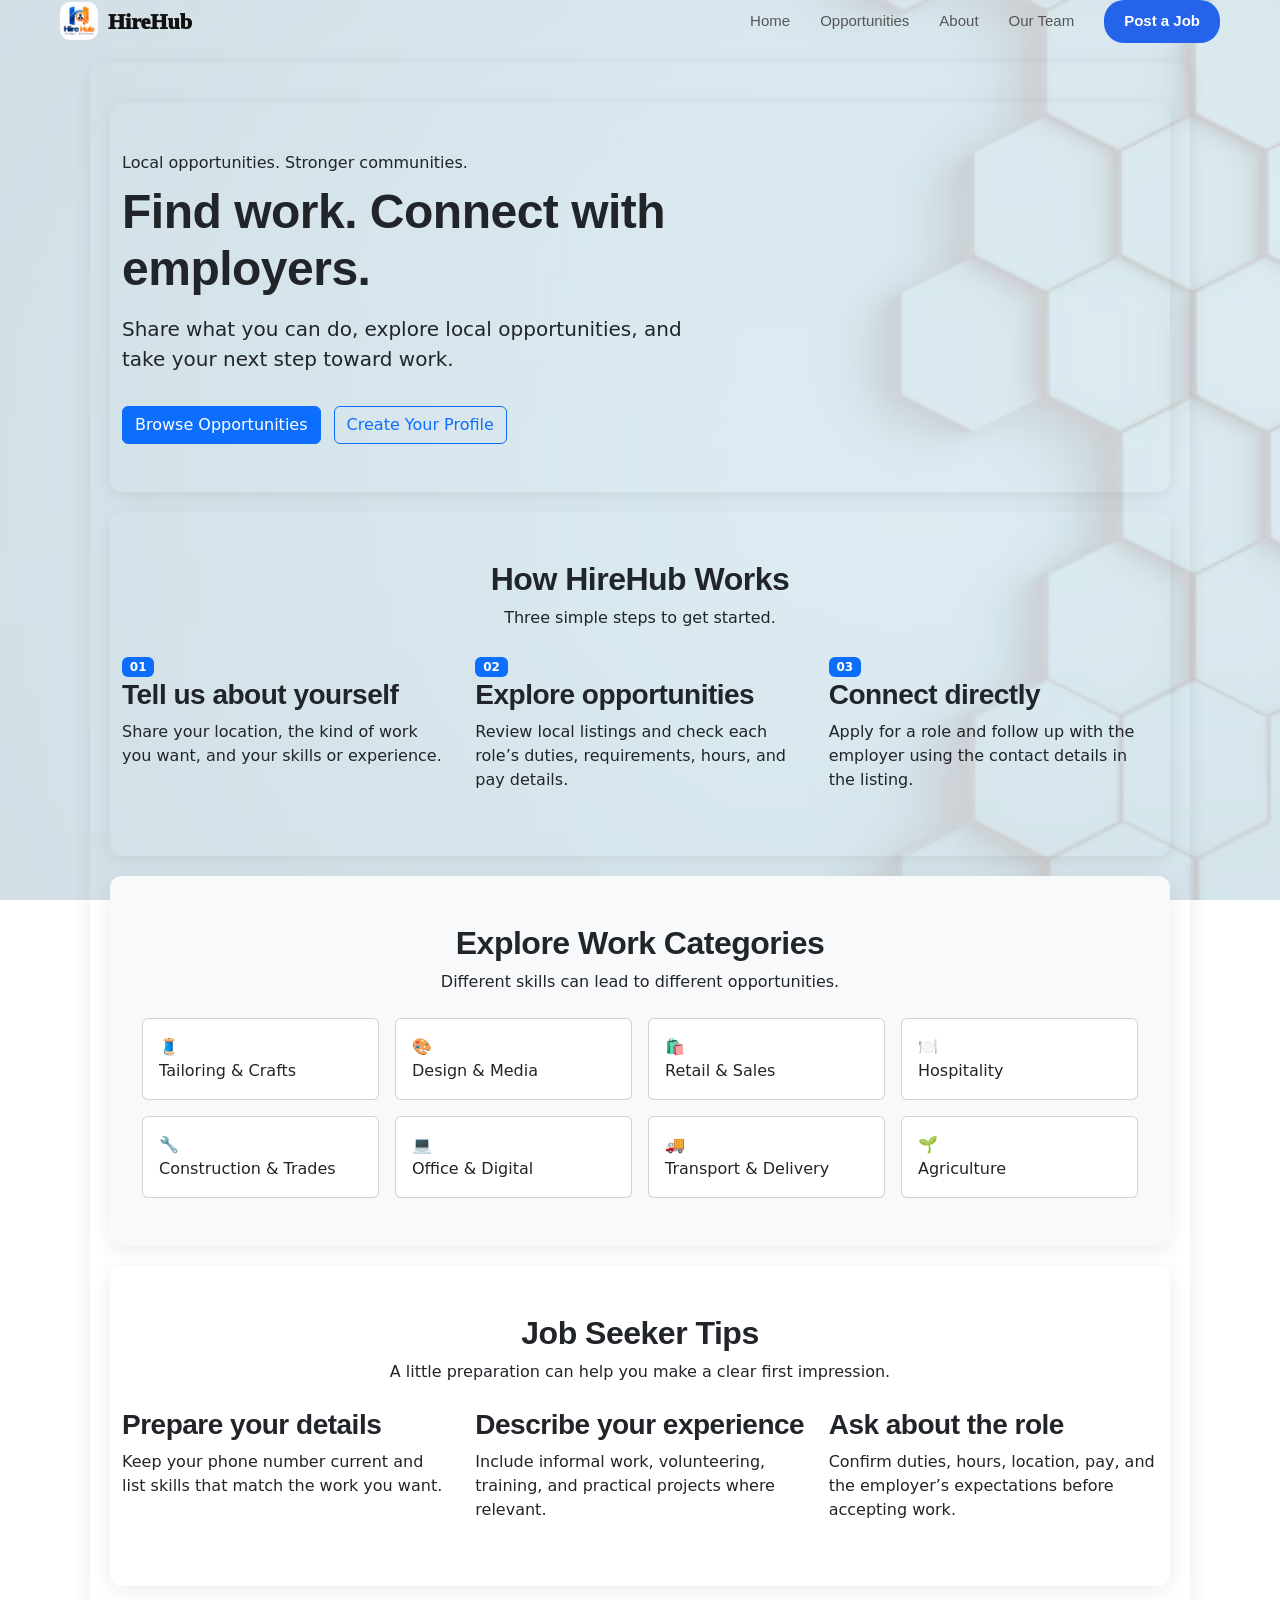
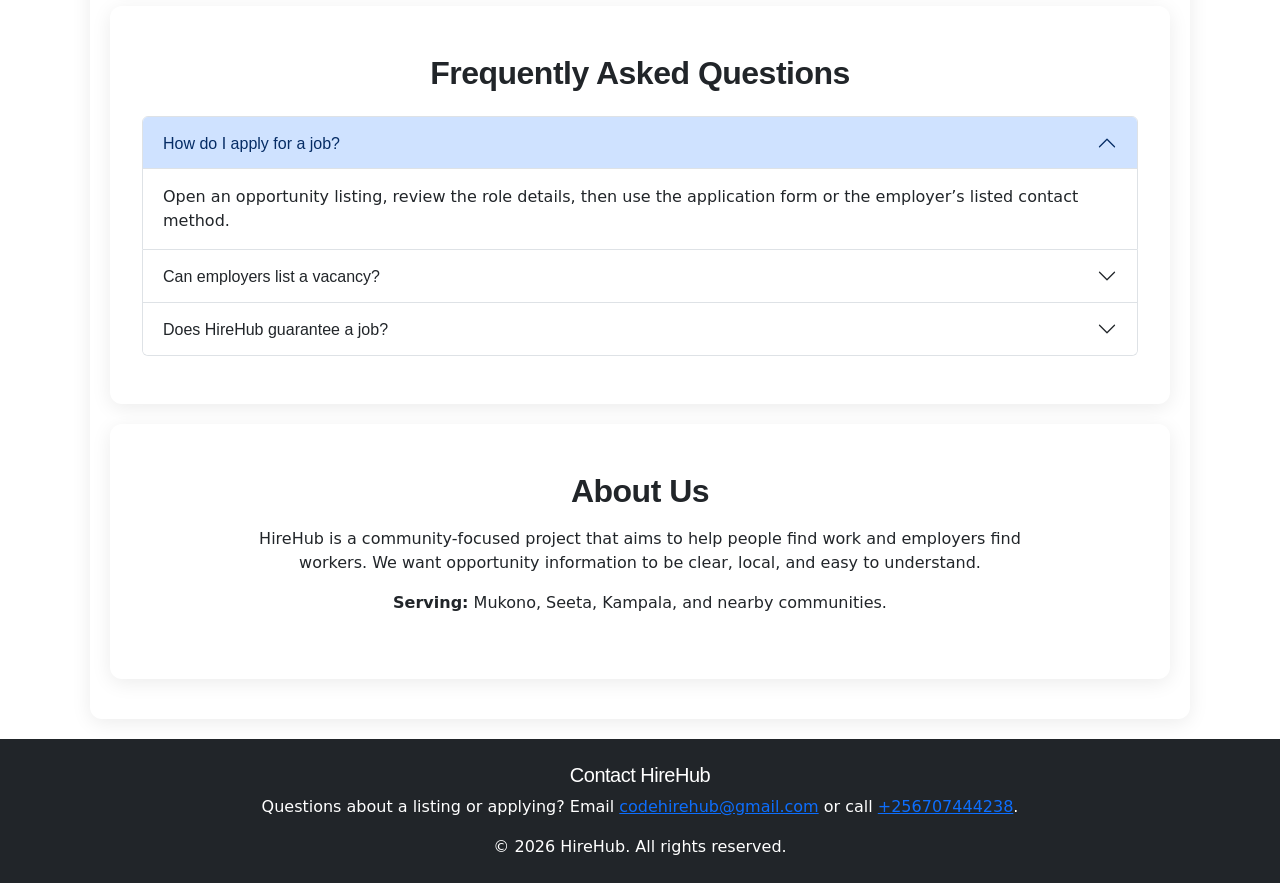
<file: index.html>
<!DOCTYPE html>
<html lang="en">
<head>
    <meta charset="UTF-8">
    <meta name="viewport" content="width=device-width, initial-scale=1.0">
    <meta name="description" content="HireHub connects job seekers and employers in their communities.">
    <title>HireHub | Find Work and Workers</title>
    <link href="https://cdn.jsdelivr.net/npm/bootstrap@5.3.8/dist/css/bootstrap.min.css" rel="stylesheet"
<link href="https://fonts.googleapis.com/css2?family=Poppins:wght@600;700;800&display=swap" rel="stylesheet">
    <link rel="stylesheet" href="index.css">


 <link rel="stylesheet" href="index.css">

    
</head>
<body>

    <header class="main-header">
  <div class="header-inner">
    <a href="index.html" class="logo-area">
      <img src="images/logo.png.jpeg" alt="HireHub Logo">
      <span>HireHub</span>
    </a>
    <nav class="nav-links">
      <a href="index.html">Home</a>
      <a href="opportunities.html">Opportunities</a>
      <a href="index.html#About">About</a>
      <a href="Ourteam.html">Our Team</a>
      <a href="employers.html"class="btn-post">Post a Job</a>
    </nav>
  </div>
</header>

<main>
    <section id="home" class="container py-5"><div class="row align-items-center g-4"><div class="col-lg-7 text-center text-lg-start">
        <span class="eyebrow">Local opportunities. Stronger communities.</span>
        <h2 class="display-5 fw-bold mt-2">Find work. Connect with employers.</h2>
        <p class="lead mt-3">Share what you can do, explore local opportunities, and take your next step toward work.</p>
        <a href="opportunities.html" class="btn btn-primary mt-3 me-2">Browse Opportunities</a>
        <a href="register.html" class="btn btn-outline-primary mt-3">Create Your Profile</a>
    </section>

    <section class="container py-5" id="how-it-works">
        <div class="text-center mb-4"><h2>How HireHub Works</h2><p>Three simple steps to get started.</p></div>
        <div class="row g-4">
            <div class="col-md-4"><article class="info-card h-100"><span class="badge bg-primary">01</span><h3>Tell us about yourself</h3><p>Share your location, the kind of work you want, and your skills or experience.</p></article></div>
            <div class="col-md-4"><article class="info-card h-100"><span class="badge bg-primary">02</span><h3>Explore opportunities</h3><p>Review local listings and check each role’s duties, requirements, hours, and pay details.</p></article></div>
            <div class="col-md-4"><article class="info-card h-100"><span class="badge bg-primary">03</span><h3>Connect directly</h3><p>Apply for a role and follow up with the employer using the contact details in the listing.</p></article></div>
        </div>
    </section>

    <section class="bg-light py-5" id="categories">
        <div class="container"><div class="text-center mb-4"><h2>Explore Work Categories</h2><p>Different skills can lead to different opportunities.</p></div>
            <div class="row g-3">
                <div class="col-6 col-md-4 col-lg-3"><a class="card p-3 text-decoration-none text-dark" href="opportunities.html">🧵 <span>Tailoring & Crafts</span></a></div>
                <div class="col-6 col-md-4 col-lg-3"><a class="card p-3 text-decoration-none text-dark" href="opportunities.html">🎨 <span>Design & Media</span></a></div>
                <div class="col-6 col-md-4 col-lg-3"><a class="card p-3 text-decoration-none text-dark" href="opportunities.html">🛍️ <span>Retail & Sales</span></a></div>
                <div class="col-6 col-md-4 col-lg-3"><a class="card p-3 text-decoration-none text-dark" href="opportunities.html">🍽️ <span>Hospitality</span></a></div>
                <div class="col-6 col-md-4 col-lg-3"><a class="card p-3 text-decoration-none text-dark" href="opportunities.html">🔧 <span>Construction & Trades</span></a></div>
                <div class="col-6 col-md-4 col-lg-3"><a class="card p-3 text-decoration-none text-dark" href="opportunities.html">💻 <span>Office & Digital</span></a></div>
                <div class="col-6 col-md-4 col-lg-3"><a class="card p-3 text-decoration-none text-dark" href="opportunities.html">🚚 <span>Transport & Delivery</span></a></div>
                <div class="col-6 col-md-4 col-lg-3"><a class="card p-3 text-decoration-none text-dark" href="opportunities.html">🌱 <span>Agriculture</span></a></div>
            </div>
        </div>
    </section>

    <section class="container py-5" id="tips"><div class="text-center mb-4"><h2>Job Seeker Tips</h2><p>A little preparation can help you make a clear first impression.</p></div>
        <div class="row g-4"><div class="col-md-4"><article class="info-card h-100"><h3>Prepare your details</h3><p>Keep your phone number current and list skills that match the work you want.</p></article></div><div class="col-md-4"><article class="info-card h-100"><h3>Describe your experience</h3><p>Include informal work, volunteering, training, and practical projects where relevant.</p></article></div><div class="col-md-4"><article class="info-card h-100"><h3>Ask about the role</h3><p>Confirm duties, hours, location, pay, and the employer’s expectations before accepting work.</p></article></div></div>
    </section>

    <section id="faq" class="section-tint py-5"><div class="container"><div class="text-center mb-4"><h2>Frequently Asked Questions</h2></div><div class="accordion" id="faqList">
        <div class="accordion-item"><h3 class="accordion-header"><button class="accordion-button" type="button" data-bs-toggle="collapse" data-bs-target="#faqOne">How do I apply for a job?</button></h3><div id="faqOne" class="accordion-collapse collapse show" data-bs-parent="#faqList"><div class="accordion-body">Open an opportunity listing, review the role details, then use the application form or the employer’s listed contact method.</div></div></div>
        <div class="accordion-item"><h3 class="accordion-header"><button class="accordion-button collapsed" type="button" data-bs-toggle="collapse" data-bs-target="#faqTwo">Can employers list a vacancy?</button></h3><div id="faqTwo" class="accordion-collapse collapse" data-bs-parent="#faqList"><div class="accordion-body">Yes. Use the vacancy form and include clear information about duties, location, schedule, pay, and how applicants can reach you.</div></div></div>
        <div class="accordion-item"><h3 class="accordion-header"><button class="accordion-button collapsed" type="button" data-bs-toggle="collapse" data-bs-target="#faqThree">Does HireHub guarantee a job?</button></h3><div id="faqThree" class="accordion-collapse collapse" data-bs-parent="#faqList"><div class="accordion-body">No. HireHub helps people discover opportunities and connect with employers. Employers make their own hiring decisions.</div></div></div>
    </div></div></section>

    <section id="About" class="container py-5 text-center"><h2>About Us</h2><p class="mt-3 mx-auto w-75">HireHub is a community-focused project that aims to help people find work and employers find workers. We want opportunity information to be clear, local, and easy to understand.</p><p><strong>Serving:</strong> Mukono, Seeta, Kampala, and nearby communities.</p></section>
</main>
<footer class="bg-dark text-white text-center p-4" id="contact"><h2 class="h5">Contact HireHub</h2><p>Questions about a listing or applying? Email <a href="mailto:codehirehub@gmail.com">codehirehub@gmail.com</a> or call <a href="tel:+256707444238">+256707444238</a>.</p><p class="mb-0">&copy; 2026 HireHub. All rights reserved.</p></footer>
<script src="https://cdn.jsdelivr.net/npm/bootstrap@5.3.8/dist/js/bootstrap.bundle.min.js"></script>
</body>
</html>
</file>
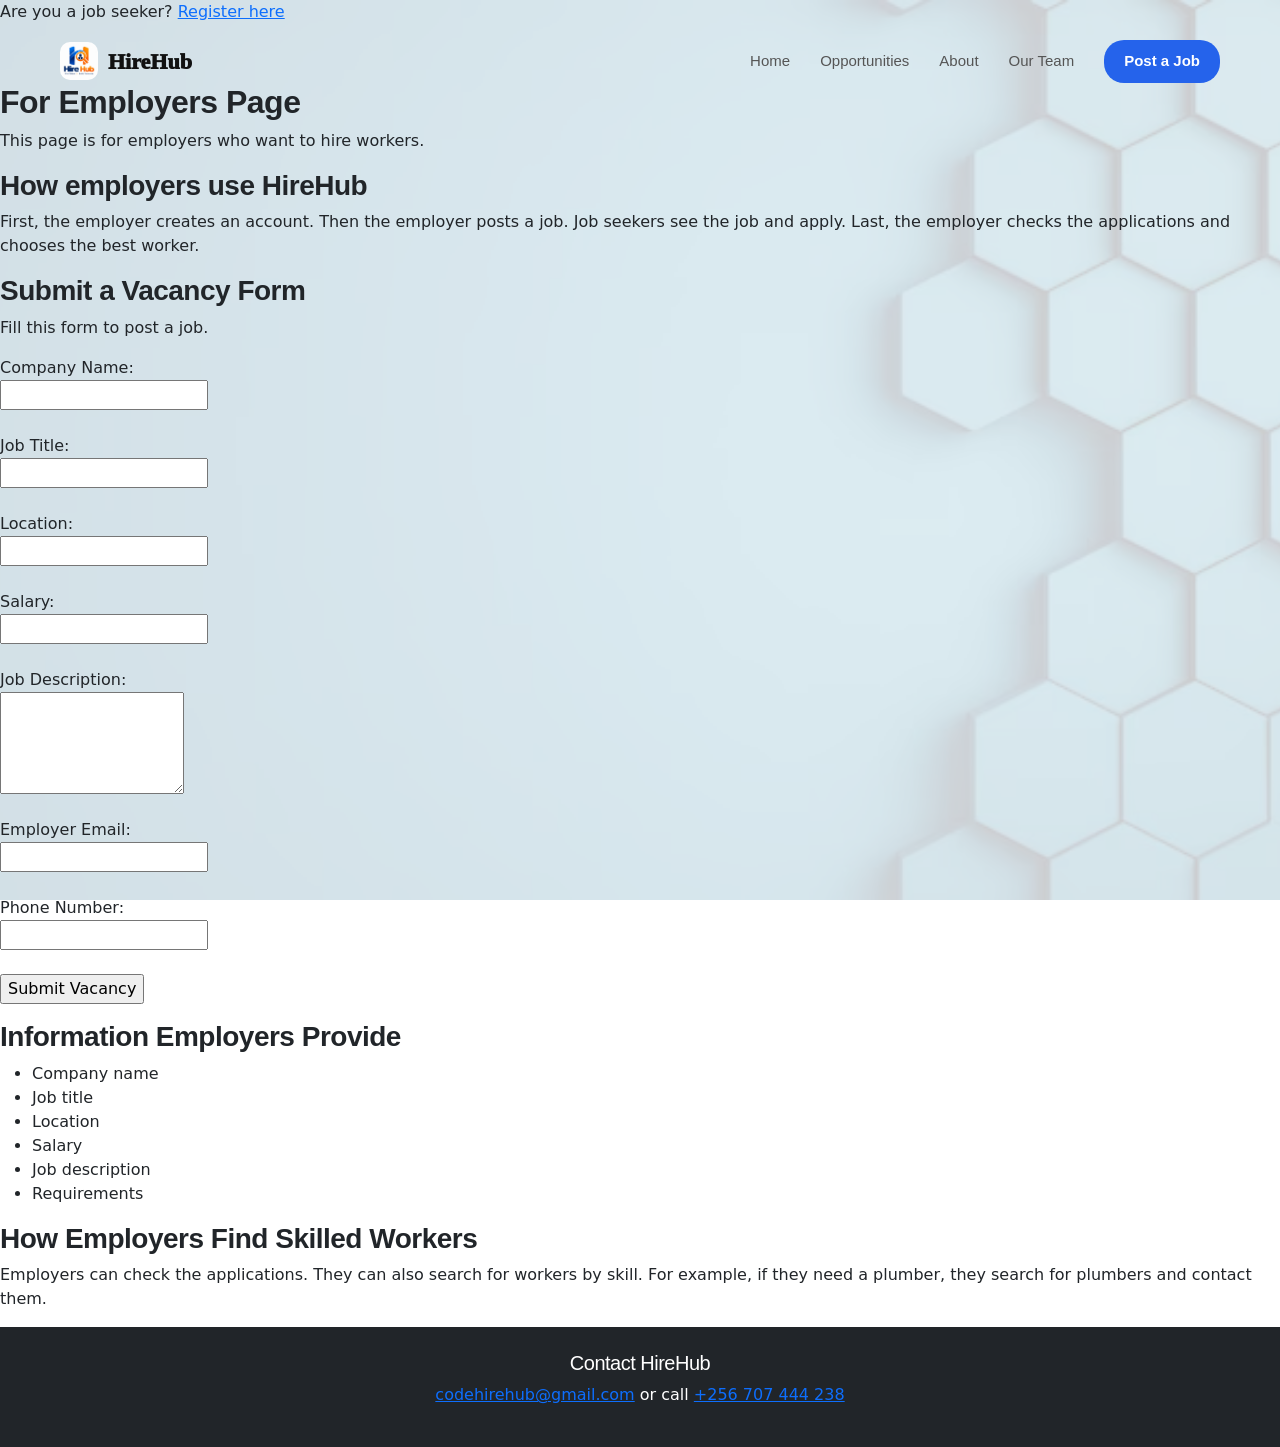
<file: employers.html>
<DOCTYPE html>
<html lang="en">
<head>
<meta charset="UTF-8">
 <meta name="viewport" content="width=device-width, initial-scale=1.0">
    <meta name="description" content="HireHub connects job seekers and employers in their communities.">
    <title>HireHub | Find Work and Workers</title>
    <link href="https://cdn.jsdelivr.net/npm/bootstrap@5.3.8/dist/css/bootstrap.min.css" rel="stylesheet">
 <link rel="stylesheet" href="index.css">
 <p>Are you a job seeker? <a href="register.html">Register here</a></p>
</head>
<body>
  <header class="main-header">
  <div class="header-inner">
    <a href="index.html" class="logo-area">
      <img src="images/logo.png.jpeg" alt="HireHub Logo">
      <span>HireHub</span>
    </a>
    <nav class="nav-links">
      <a href="index.html">Home</a>
      <a href="opportunities.html">Opportunities</a>
      <a href="about.html">About</a>
      <a href="Ourteam.html">Our Team</a>
      <a href="employers.html"class="btn-post">Post a Job</a>
    </nav>
  </div>
</header>
<h2>For Employers Page</h2>
<p>This page is for employers who want to hire workers.</p>

<h3>How employers use HireHub</h3>
<p>First, the employer creates an account. Then the employer posts a job. Job seekers see the job and apply. Last, the employer checks the applications and chooses the best worker.</p>

<h3>Submit a Vacancy Form</h3>
<p>Fill this form to post a job.</p>

<form action="https://formspree.io/f/xwlljgod" method="POST">
<label for="company">Company Name:</label><br>
<input type="text" id="company" name="company" required><br><br>

<label for="title">Job Title:</label><br>
<input type="text" id="title" name="title" required><br><br>

<label for="location">Location:</label><br>
<input type="text" id="location" name="location" required><br><br>

<label for="salary">Salary:</label><br>
<input type="text" id="salary" name="salary"><br><br>

<label for="description">Job Description:</label><br>
<textarea id="description" name="description" rows="4"></textarea><br><br>

<label for="email">Employer Email:</label><br>
<input type="email" id="email" name="email" required><br><br>

<label for="phone">Phone Number:</label><br>
<input type="tel" id="phone" name="phone" required><br><br>

<input type="submit" value="Submit Vacancy">
</form>

<h3>Information Employers Provide</h3>
<ul>
<li>Company name</li>
<li>Job title</li>
<li>Location</li>
<li>Salary</li>
<li>Job description</li>
<li>Requirements</li>
</ul>

<h3>How Employers Find Skilled Workers</h3>
<p>Employers can check the applications. They can also search for workers by skill. For example, if they need a plumber, they search for plumbers and contact them.</p>
 <footer class="bg-dark text-white text-center p-4" id="contact"><h2 class="h5">Contact HireHub</h2><a href="mailto:codehirehub@gmail.com">codehirehub@gmail.com</a> or call <a href="tel:+256707444238">+256 707 444 238</a></p></footer>

</body>
</html>
</file>
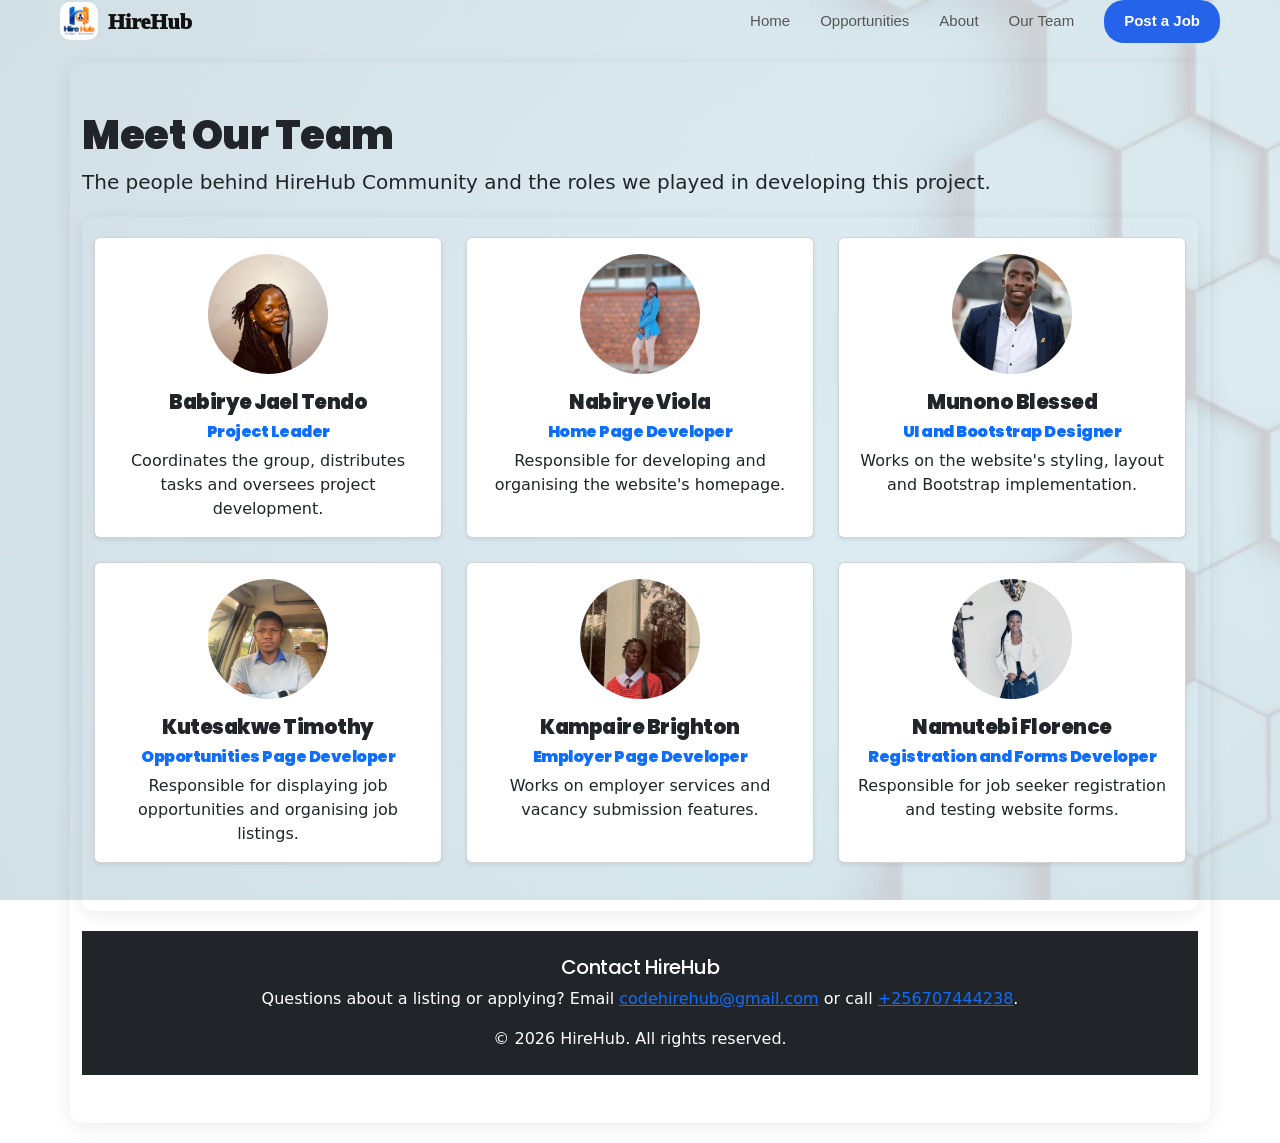
<file: Ourteam.html>
<!DOCTYPE html>
<html lang="en">
<head>
    <meta charset="UTF-8">
    <meta name="viewport" content="width=device-width, initial-scale=1.0">
    <title>Our Team | Hirehub community</title>
    
    <link href="https://cdn.jsdelivr.net/npm/bootstrap@5.3.3/dist/css/bootstrap.min.css"
          rel="stylesheet">
          <link href="https://fonts.googleapis.com/css2?family=Poppins:wght@600;700;800&display=swap" rel="stylesheet">

    <link href="https://cdn.jsdelivr.net/npm/bootstrap@5.3.8/dist/css/bootstrap.min.css" rel="stylesheet">
 <link rel="stylesheet" href="index.css">

</head>

<body>
  <header class="main-header">
  <div class="header-inner">
    <a href="index.html" class="logo-area">
      <img src="images/logo.png.jpeg" alt="HireHub Logo">
      <span>HireHub</span>
    </a>
    <nav class="nav-links">
      <a href="index.html">Home</a>
      <a href="opportunities.html">Opportunities</a>
      <a href="index.html#About">About</a>
      <a href="Ourteam.html">Our Team</a>
      <a href="employers.html"class="btn-post">Post a Job</a>
    </nav>
  </div>
</header>
<main class="container py-5">
    <h1>Meet Our Team</h1>
    <p class="lead">
        The people behind HireHub Community and the roles
        we played in developing this project.
    </p>
</header>

<section class="container pb-5">
    <div class="row g-4">

    <div class="col-md-4">
    <div class="card h-100 text-center shadow-sm">
    <div class="card-body">
    <img src="images/jael.jpeg"
     class="rounded-circle mb-3"
     width="120"
     height="120"
     style="object-fit: cover;"
     alt="Jael's profile photo">
                    <h5 class="card-title">Babirye Jael Tendo</h5>
                    <h6 class="text-primary">Project Leader</h6>
                    <p class="card-text">
                        Coordinates the group, distributes tasks
                        and oversees project development.
                    </p>
                </div>
            </div>
        </div>

        <div class="col-md-4">
        <div class="card h-100 text-center shadow-sm">
        <div class="card-body">
        <img src="images/viola.jpeg"
     class="rounded-circle mb-3"
     width="120"
     height="120"
     style="object-fit: cover;"
     alt="Viola's profile photo">
                    <h5 class="card-title">Nabirye Viola</h5>
                    <h6 class="text-primary">Home Page Developer</h6>
                    <p class="card-text">
                        Responsible for developing and organising
                        the website's homepage.
                    </p>
                </div>
            </div>
        </div>

        <div class="col-md-4">
        <div class="card h-100 text-center shadow-sm">
        <div class="card-body">
        <img src="images/blessed.jpeg"
     class="rounded-circle mb-3"
     width="120"
     height="120"
     style="object-fit: cover;"
     alt="Blessed's profile photo">
                    <h5 class="card-title">Munono Blessed</h5>
                    <h6 class="text-primary">UI and Bootstrap Designer</h6>
                    <p class="card-text">
                        Works on the website's styling, layout
                        and Bootstrap implementation.
                    </p>
                </div>
            </div>
        </div>

        <div class="col-md-4">
            <div class="card h-100 text-center shadow-sm">
                <div class="card-body">
                    <img src="images/timothy.jpeg"
     class="rounded-circle mb-3"
     width="120"
     height="120"
     style="object-fit: cover;"
     alt="Timothy's profile photo">
                    <h5 class="card-title">Kutesakwe Timothy</h5>
                    <h6 class="text-primary">Opportunities Page Developer</h6>
                    <p class="card-text">
                        Responsible for displaying job opportunities
                        and organising job listings.
                    </p>
                </div>
            </div>
        </div>

        <div class="col-md-4">
            <div class="card h-100 text-center shadow-sm">
                <div class="card-body">
                    <img src="images/brighton.jpeg"
     class="rounded-circle mb-3"
     width="120"
     height="120"
     style="object-fit: cover;"
     alt="Brighton's profile photo">
                    <h5 class="card-title">Kampaire Brighton</h5>
                    <h6 class="text-primary">Employer Page Developer</h6>
                    <p class="card-text">
                        Works on employer services and vacancy
                        submission features.
                    </p>
                </div>
            </div>
        </div>

        <div class="col-md-4">
            <div class="card h-100 text-center shadow-sm">
                <div class="card-body">
                    <img src="images/florence.jpeg"
     class="rounded-circle mb-3"
     width="120"
     height="120"
     style="object-fit: cover;"
     alt="Florence's profile photo">
                    <h5 class="card-title">Namutebi Florence</h5>
                    <h6 class="text-primary">Registration and Forms Developer</h6>
                    <p class="card-text">
                        Responsible for job seeker registration
                        and testing website forms.
                    </p>
                </div>
            </div>
        </div>

    </div>
</section>

<footer class="bg-dark text-white text-center p-4" id="contact"><h2 class="h5">Contact HireHub</h2><p>Questions about a listing or applying? Email <a href="mailto:codehirehub@gmail.com">codehirehub@gmail.com</a> or call <a href="tel:+256707444238">+256707444238</a>.</p><p class="mb-0">&copy; 2026 HireHub. All rights reserved.</p></footer>

<script src="https://cdn.jsdelivr.net/npm/bootstrap@5.3.3/dist/js/bootstrap.bundle.min.js"></script>

</body>
</html>
</file>
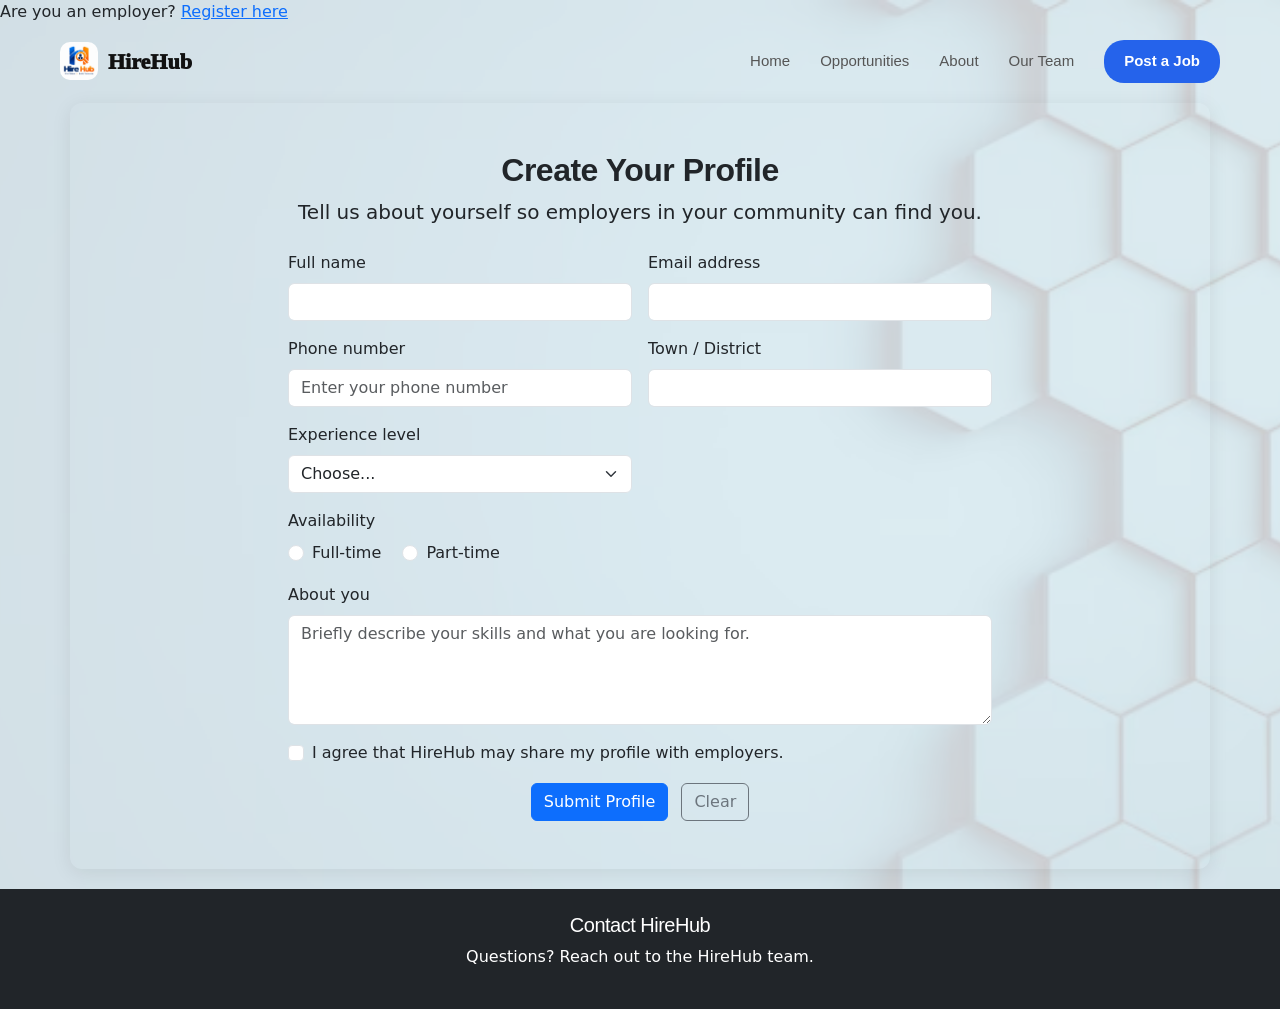
<file: register.html>
<!DOCTYPE html>
<html lang="en">
<head>
    <meta charset="UTF-8">
    <meta name="viewport" content="width=device-width, initial-scale=1.0">
    <meta name="description" content="Create your HireHub profile and start finding local work.">
    <title>HireHub | Register</title>
    <link href="https://cdn.jsdelivr.net/npm/bootstrap@5.3.8/dist/css/bootstrap.min.css" rel="stylesheet">
    <link rel="stylesheet" href="index.css">
    <p>Are you an employer? <a href="employers.html">Register here</a></p>
</head>
<body>
   
  <header class="main-header">
  <div class="header-inner">
    <a href="index.html" class="logo-area">
      <img src="images/logo.png.jpeg" alt="HireHub Logo">
      <span>HireHub</span>
    </a>
    <nav class="nav-links">
      <a href="index.html">Home</a>
      <a href="opportunities.html">Opportunities</a>
      <a href="index.html#About">About</a>
      <a href="Ourteam.html">Our Team</a>
      <a href="employers.html"class="btn-post">Post a Job</a>
    </nav>
  </div>
</header>

    <main class="container py-5">
        <div class="text-center mb-4">
            <h2 class="fw-bold">Create Your Profile</h2>
            <p class="lead">Tell us about yourself so employers in your community can find you.</p>
        </div>

        <form action="https://formspree.io/f/xaeezrej" method="POST"id="registerForm" class="row g-3 mx-auto"style="max-width: 720px;">
            <div class="col-md-6">
                <label for="fullName" class="form-label">Full name</label>
                            <input type="text" class="form-control" id="fullname"
                       name="Full name" autocomplete="name" required>
            </div>

            <div class="col-md-6">
                <label for="email" class="form-label">Email address</label>
                <input type="email" class="form-control" id="email" name="email" required>
            </div>

            <div class="col-md-6">
                <label for="phone" class="form-label">Phone number</label>
                <input type="tel" class="form-control" id="phone" name="phone" placeholder="Enter your phone number" pattern="[0-9+\s]{10,15}" required>
            </div>

            <div class="col-md-6">
                <label for="location" class="form-label">Town / District</label>
                <input type="text" class="form-control" id="location" name="location" required>
            </div>

            <div class="col-md-6">
                <label for="experience" class="form-label">Experience level</label>
                <select class="form-select" id="experience" name="experience" required>
                    <option value="" selected disabled>Choose...</option>
                    <option>No experience yet</option>
                    <option>Less than 1 year</option>
                    <option>1 to 3 years</option>
                    <option>More than 3 years</option>
                </select>
            </div>

            <div class="col-12">
                <span class="form-label d-block">Availability</span>
                <div class="form-check form-check-inline">
                    <input class="form-check-input" type="radio" name="availability" id="fullTime" value="full-time" required>
                    <label class="form-check-label" for="fullTime">Full-time</label>
                </div>
                <div class="form-check form-check-inline">
                    <input class="form-check-input" type="radio" name="availability" id="partTime" value="part-time">
                    <label class="form-check-label" for="partTime">Part-time</label>
                </div>
            </div>

            <div class="col-12">
                <label for="about" class="form-label">About you</label>
                <textarea class="form-control" id="about" name="about" rows="4" maxlength="500" placeholder="Briefly describe your skills and what you are looking for."></textarea>
            </div>
            <div class="col-12">
                <div class="form-check">
                    <input class="form-check-input" type="checkbox" id="terms" required>
                    <label class="form-check-label" for="terms">
                        I agree that HireHub may share my profile with employers.
                    </label>
                </div>
            </div>

            <div class="col-12 text-center">
                <button class="btn btn-primary me-2" type="submit">Submit Profile</button>
                <button class="btn btn-outline-secondary" type="reset">Clear</button>
            </div>
        </form>
    </main>

    <footer class="bg-dark text-white text-center p-4" id="contact">
        <h2 class="h5">Contact HireHub</h2>
        <p>Questions? Reach out to the HireHub team.</p>
    </footer>
<script src="https://cdn.jsdelivr.net/npm/bootstrap@5.3.8/dist/js/bootstrap.bundle.min.js"></script>

</body>
</html>
</file>
<file: index.css>
body {
  background-image: url('images/pic.avif'); 
  background-size: cover;
  background-position: center;
  background-repeat: no-repeat;
  background-attachment: fixed;
  position: relative;
  margin: 0;
  min-height: 100vh;
}


body::before {
  content: ""; /* THIS IS REQUIRED - without it, ::before shows nothing */
  position: fixed;
  top: 0;
  left: 0;
  width: 100%;
  height: 100%;
  background-color:rgba(255, 255, 255, 0.8); /* white with 80% opacity */
  z-index: -1; /* puts it behind your content */
}

  main, section, .content {
  background-image: ("images/pic.avif");
  border-radius: 12px;
  padding: 20px;
  max-width: 1100px;
  margin: 20px auto;
  box-shadow: 0 4px 20px rgba(0,0,0,0.08);
}

h1, h2, h3, h4, h5, h6 {
  font-family: 'Poppins', sans-serif;
  font-weight: 900;
  letter-spacing: -0.5px;
}


header{
    font-size: medium;
    font-family: sans-serif;
    font-style: poppins;
    font: weight 900px;

.site-header{
    display:flex;
    padding: 35px;
}
/* ===== PRO MODERN HEADER - FOR ALL PAGES ===== */
.main-header {
  background: white;
  border-bottom: 1px solid #e5e7eb;
  padding: 10px 0;
  position: sticky;
  top: 0;
  z-index: 1000;
  box-shadow: 0 2px 10px rgba(0,0,0,0.05);
}
.header-inner {
  max-width: 1200px;
  margin: 0 auto;
  padding: 0 20px;
  display: flex;
  justify-content: space-between;
  align-items: center;
}
.logo-area {
  display: flex;
  align-items: center;
  gap: 10px;
  text-decoration: none;
}
.logo-area img {
  width: 38px;
  height: 38px;
  object-fit: contain;
  border-radius: 10px;
}
.logo-area span {
  font-family: 'Playfair Display', serif;
  font-weight: 1000;
  font-size: 22px;
  color: #111;
}
.nav-links {
  display: flex;
  gap: 30px;
  align-items: center;
}
.nav-links a {
  text-decoration: none;
  color: #555;
  font-weight: 500;
  font-size: 15px;
  transition:0.2s;
}
.nav-links a:hover {
  color: #2563eb;
}
.btn-post {
  background: #2563eb !important;
  color: white !important;
  padding: 10px 20px;
  border-radius: 20px;
  font-weight: 600 !important;
}
</file>
